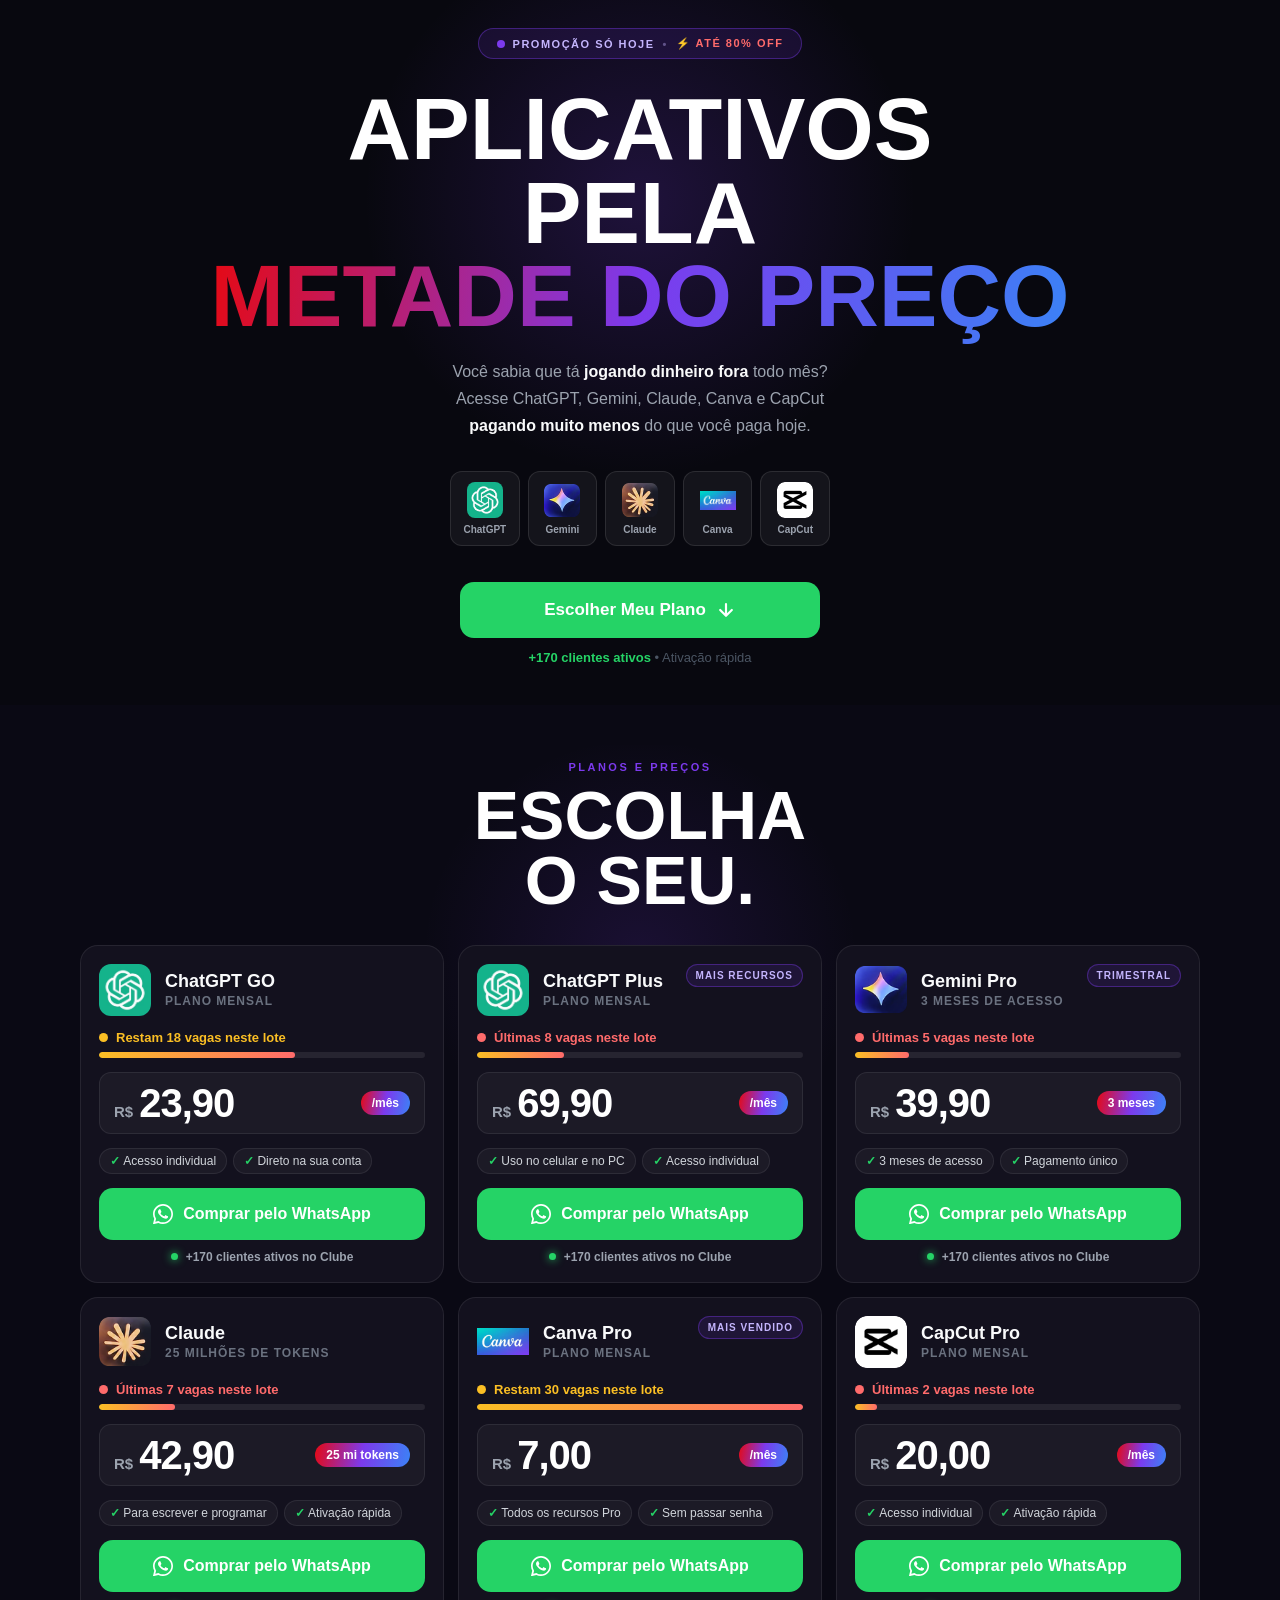
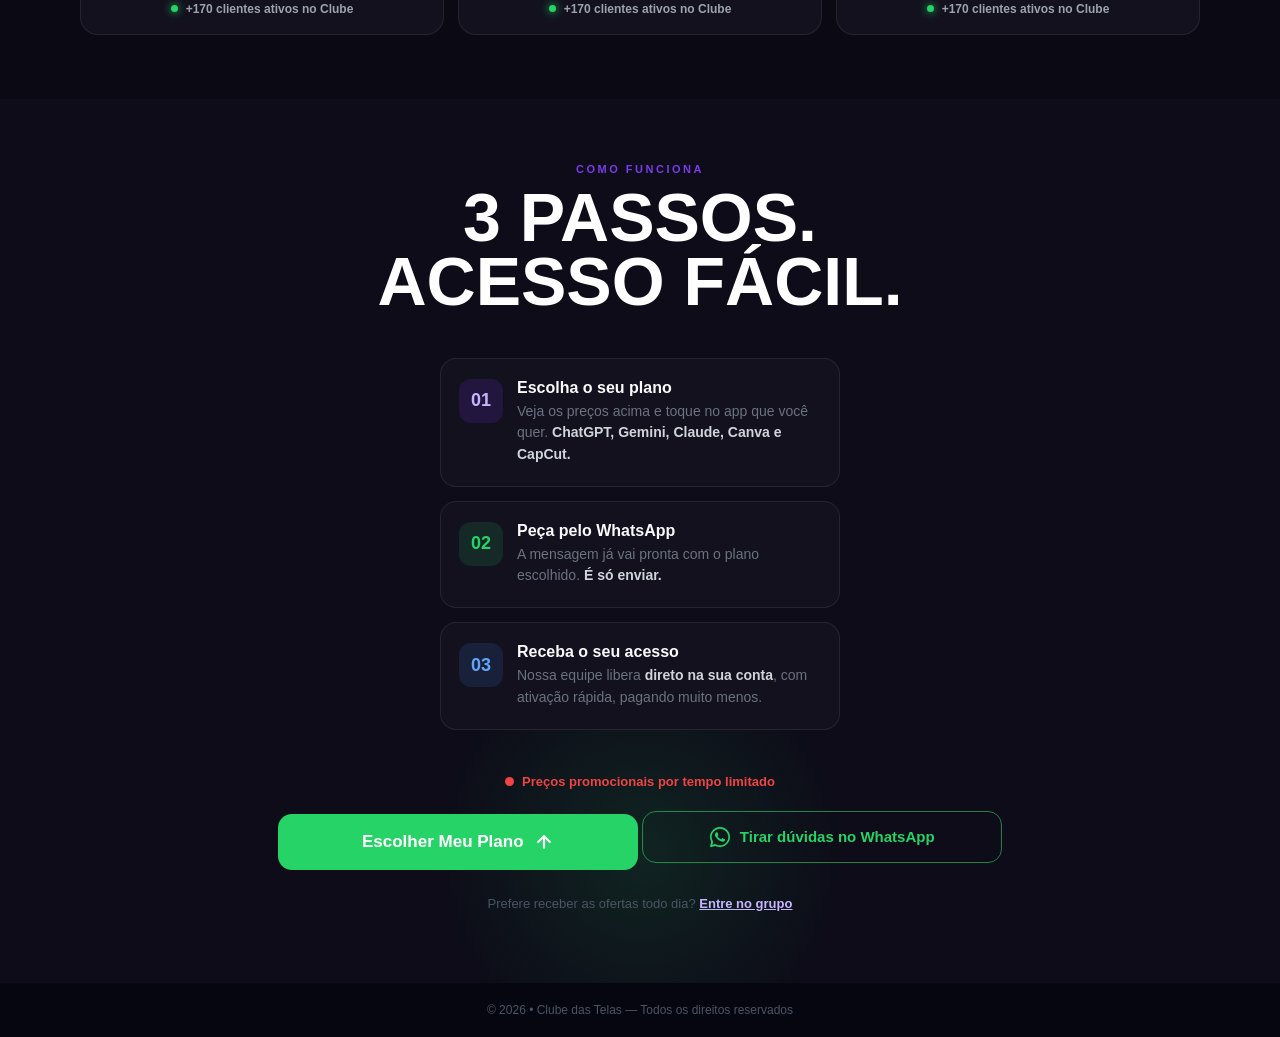
<file: index.html>
<!DOCTYPE html>
<html lang="pt-BR">
<head>
  <meta charset="UTF-8" />
  <meta name="viewport" content="width=device-width, initial-scale=1.0" />
  <meta name="description" content="Aplicativos pela metade do preço: ChatGPT, Gemini, Claude, Canva e CapCut, com ativação pelo WhatsApp." />
  <meta name="theme-color" content="#08080f" />
  <title>Clube das Telas</title>
  <!-- Meta Pixel Code -->
  <script>
  !function(f,b,e,v,n,t,s)
  {if(f.fbq)return;n=f.fbq=function(){n.callMethod?
  n.callMethod.apply(n,arguments):n.queue.push(arguments)};
  if(!f._fbq)f._fbq=n;n.push=n;n.loaded=!0;n.version='2.0';
  n.queue=[];t=b.createElement(e);t.async=!0;
  t.src=v;s=b.getElementsByTagName(e)[0];
  s.parentNode.insertBefore(t,s)}(window, document,'script',
  'https://connect.facebook.net/en_US/fbevents.js');
  fbq('init', '1316767100637412');
  fbq('track', 'PageView');
  </script>
  <noscript><img height="1" width="1" style="display:none"
  src="https://www.facebook.com/tr?id=1316767100637412&ev=PageView&noscript=1"
  /></noscript>
  <!-- End Meta Pixel Code -->
  <style>
    *, *::before, *::after { box-sizing: border-box; margin: 0; padding: 0; }
    html { scroll-behavior: smooth; }
    #planos { scroll-margin-top: 8px; }
    body {
      font-family: -apple-system, BlinkMacSystemFont, 'Segoe UI', sans-serif;
      background: #08080f;
      color: #f9fafb;
      overflow-x: hidden;
    }
    .hero {
      background: #08080f;
      padding: 28px 20px 40px;
      text-align: center;
      display: flex;
      flex-direction: column;
      align-items: center;
      position: relative;
      overflow: hidden;
    }
    .hero::before {
      content: '';
      position: absolute;
      top: -100px; left: 50%; transform: translateX(-50%);
      width: 600px; height: 600px;
      background: radial-gradient(circle, rgba(124,58,237,0.2) 0%, transparent 65%);
      pointer-events: none;
    }
    .hero > * { position: relative; z-index: 1; }
    .badge {
      display: inline-flex;
      align-items: center;
      gap: 8px;
      background: rgba(124,58,237,0.12);
      border: 1px solid rgba(124,58,237,0.4);
      color: #c4b5fd;
      font-size: 11px;
      font-weight: 700;
      letter-spacing: 1.5px;
      text-transform: uppercase;
      padding: 8px 18px;
      border-radius: 100px;
      margin-bottom: 28px;
    }
    .badge-dot {
      width: 8px; height: 8px;
      background: #7c3aed;
      border-radius: 50%;
      animation: pulse-dot 1.6s ease-in-out infinite;
      flex-shrink: 0;
    }
    .vagas-text {
      color: #ff6b6b;
      font-weight: 800;
      animation: vagas-pulse 1.3s ease-in-out infinite;
    }
    @keyframes pulse-dot {
      0%,100% { opacity:1; transform:scale(1); }
      50% { opacity:0.4; transform:scale(1.5); }
    }
    @keyframes vagas-pulse {
      0%,100% { opacity:1; }
      50% { opacity:0.55; }
    }
    @keyframes glow-btn {
      0%,100% { box-shadow: 0 0 28px rgba(37,211,102,0.4); }
      50%      { box-shadow: 0 0 52px rgba(37,211,102,0.7); }
    }
    @keyframes red-blink {
      0%,100% { opacity:1; }
      50%      { opacity:0.2; }
    }
    .hero-title {
      font-size: clamp(44px, 13vw, 88px);
      font-weight: 900;
      line-height: 0.95;
      color: #fff;
      margin-bottom: 20px;
      text-transform: uppercase;
    }
    .hero-title .grad {
      background: linear-gradient(100deg, #e50914, #7c3aed, #3b82f6);
      -webkit-background-clip: text;
      -webkit-text-fill-color: transparent;
      background-clip: text;
    }
    .hero-promise {
      font-size: 16px;
      color: #9ca3af;
      line-height: 1.7;
      max-width: 380px;
      margin-bottom: 32px;
    }
    .hero-promise strong { color: #f9fafb; font-weight: 700; }
    .logos-row {
      display: grid;
      grid-template-columns: repeat(5, 1fr);
      gap: 8px;
      margin-bottom: 36px;
      width: 100%;
      max-width: 380px;
    }
    .logo-pill {
      display: flex;
      flex-direction: column;
      align-items: center;
      gap: 6px;
      background: rgba(255,255,255,0.05);
      border: 1px solid rgba(255,255,255,0.1);
      border-radius: 12px;
      padding: 10px 6px;
      font-size: 10px;
      font-weight: 600;
      color: #9ca3af;
    }
    .logo-pill img {
      width: 36px;
      height: 36px;
      object-fit: contain;
      border-radius: 8px;
    }
    .cta-btn {
      display: inline-flex;
      align-items: center;
      justify-content: center;
      gap: 10px;
      background: #25d366;
      color: #fff;
      font-size: 17px;
      font-weight: 700;
      padding: 18px 36px;
      border-radius: 14px;
      text-decoration: none;
      width: 100%;
      max-width: 360px;
      margin-bottom: 12px;
      animation: glow-btn 2.5s ease-in-out infinite;
    }
    .cta-sub { font-size: 13px; color: #4b5563; }
    .ver-planos { margin-top: 18px; font-size: 14px; font-weight: 700; color: #c4b5fd; text-decoration: none; border-bottom: 1px solid rgba(196,181,253,0.4); padding-bottom: 2px; }
    .cta-sub span { color: #25d366; font-weight: 600; }
    .dobra2 {
      background: #0d0c18;
      padding: 64px 20px 72px;
      text-align: center;
      position: relative;
      overflow: hidden;
    }
    .dobra2::before {
      content: '';
      position: absolute;
      bottom: -60px; left: 50%; transform: translateX(-50%);
      width: 500px; height: 380px;
      background: radial-gradient(circle, rgba(37,211,102,0.12) 0%, transparent 65%);
      pointer-events: none;
    }
    .dobra2 > * { position: relative; z-index: 1; }
    .eyebrow {
      font-size: 11px;
      font-weight: 700;
      letter-spacing: 2.5px;
      text-transform: uppercase;
      color: #7c3aed;
      margin-bottom: 10px;
    }
    .d2-title {
      font-size: clamp(44px, 12vw, 68px);
      font-weight: 900;
      line-height: 0.95;
      color: #fff;
      margin-bottom: 44px;
      text-transform: uppercase;
    }
    .pilares {
      display: flex;
      flex-direction: column;
      gap: 14px;
      max-width: 400px;
      margin: 0 auto 44px;
    }
    .pilar {
      background: #13111e;
      border: 1px solid rgba(255,255,255,0.08);
      border-radius: 16px;
      padding: 20px 18px;
      display: flex;
      align-items: flex-start;
      gap: 14px;
      text-align: left;
    }
    .pilar-icon {
      width: 44px; height: 44px;
      border-radius: 12px;
      display: flex;
      align-items: center;
      justify-content: center;
      flex-shrink: 0;
      font-size: 22px;
    }
    .pilar-titulo { font-size: 16px; font-weight: 700; color: #f9fafb; margin-bottom: 4px; }
    .pilar-desc { font-size: 14px; color: #6b7280; line-height: 1.55; }
    .pilar-desc b { color: #d1d5db; font-weight: 700; }
    .urgencia {
      display: flex;
      align-items: center;
      justify-content: center;
      gap: 8px;
      font-size: 13px;
      color: #ef4444;
      font-weight: 700;
      margin-bottom: 22px;
    }
    .red-dot {
      width: 9px; height: 9px;
      background: #ef4444;
      border-radius: 50%;
      flex-shrink: 0;
      animation: red-blink 1.2s ease-in-out infinite;
    }
    footer {
      background: #060610;
      padding: 20px;
      text-align: center;
      font-size: 12px;
      color: #4b5563;
    }

    .cta-ghost {
      display: inline-flex; align-items: center; justify-content: center; gap: 10px;
      width: 100%; max-width: 360px; min-height: 52px; padding: 14px 20px;
      border: 1.5px solid rgba(37,211,102,0.6); border-radius: 14px;
      color: #25d366; font-size: 15px; font-weight: 700; text-decoration: none;
    }
    .cta-ghost svg { fill: #25d366; }
    .grupo-link { color: #c4b5fd; font-weight: 700; }
    .p-prova { display: flex; align-items: center; justify-content: center; gap: 8px; font-size: 12px; font-weight: 600; color: #9ca3af; margin-top: -4px; }
    .p-dot { width: 7px; height: 7px; border-radius: 50%; background: #25d366; box-shadow: 0 0 8px #25d366; flex-shrink: 0; }
    .p-estoque { display: flex; flex-direction: column; gap: 7px; }
    .p-estoque-txt { display: flex; align-items: center; gap: 8px; font-size: 13px; font-weight: 800; color: #fbbf24; }
    .p-estoque.baixo .p-estoque-txt { color: #ff6b6b; }
    .p-estoque .red-dot { background: currentColor; }
    .p-barra { height: 6px; border-radius: 6px; background: rgba(255,255,255,0.08); overflow: hidden; }
    .p-barra i { display: block; height: 100%; border-radius: 6px; background: linear-gradient(90deg, #fbbf24, #ff6b6b); }
    .produto.esgotado .p-price, .produto.esgotado .p-feats { opacity: 0.45; }
    .logos-row { grid-template-columns: repeat(5, 1fr) !important; }
    .mono-logo { display: grid; place-items: center; width: 36px; height: 36px; border-radius: 8px; background: #111; border: 1px solid rgba(255,255,255,0.25); color: #fff; font-weight: 900; font-size: 13px; letter-spacing: -0.5px; }
    .p-logo.mono-logo { width: 52px; height: 52px; border-radius: 12px; font-size: 18px; }
    .vitrine {
      background: #0a0914;
      padding: 56px 20px 64px;
      text-align: center;
      position: relative;
      overflow: hidden;
    }
    .vitrine::before {
      content: '';
      position: absolute;
      top: 40px; left: 50%; transform: translateX(-50%);
      width: 520px; height: 420px;
      background: radial-gradient(circle, rgba(124,58,237,0.14) 0%, transparent 65%);
      pointer-events: none;
    }
    .vitrine > * { position: relative; z-index: 1; }
    .vitrine .d2-title { margin-bottom: 32px; }
    .produtos {
      display: grid;
      grid-template-columns: 1fr;
      gap: 14px;
      max-width: 400px;
      margin: 0 auto;
      text-align: left;
    }
    .produto {
      background: #13111e;
      border: 1px solid rgba(255,255,255,0.08);
      border-radius: 18px;
      padding: 18px;
      display: flex;
      flex-direction: column;
      gap: 14px;
    }
    .p-top { display: flex; align-items: center; gap: 14px; }
    .p-logo { width: 52px; height: 52px; object-fit: contain; border-radius: 12px; flex-shrink: 0; }
    .p-info { flex: 1; min-width: 0; }
    .p-nome { font-size: 18px; font-weight: 800; color: #f9fafb; line-height: 1.15; }
    .p-plano { font-size: 12px; color: #6b7280; margin-top: 3px; text-transform: uppercase; letter-spacing: 1px; font-weight: 600; }
    .p-tag {
      font-size: 10px; font-weight: 700; letter-spacing: 1px; text-transform: uppercase;
      color: #c4b5fd; background: rgba(124,58,237,0.12); border: 1px solid rgba(124,58,237,0.4);
      padding: 5px 9px; border-radius: 100px; white-space: nowrap; align-self: flex-start;
    }
    .p-price {
      display: flex; align-items: baseline; gap: 6px; flex-wrap: wrap;
      background: rgba(255,255,255,0.04); border: 1px solid rgba(255,255,255,0.08);
      border-radius: 12px; padding: 10px 14px;
    }
    .p-rs { font-size: 15px; font-weight: 800; color: #9ca3af; }
    .p-val { font-size: 40px; font-weight: 900; color: #fff; line-height: 1; letter-spacing: -1px; font-variant-numeric: tabular-nums; }
    .p-unit {
      margin-left: auto; align-self: center; font-size: 12px; font-weight: 800; color: #fff;
      background: linear-gradient(100deg, #e50914, #7c3aed, #3b82f6); padding: 5px 11px; border-radius: 100px;
    }
    .p-ask { font-size: 22px; font-weight: 900; color: #fff; }
    .p-feats { list-style: none; display: flex; flex-wrap: wrap; gap: 6px; }
    .p-feats li {
      font-size: 12px; color: #d1d5db; background: rgba(255,255,255,0.04);
      border: 1px solid rgba(255,255,255,0.08); border-radius: 100px; padding: 5px 10px;
    }
    .p-feats li::before { content: '✓ '; color: #25d366; font-weight: 800; }
    .p-btn {
      display: flex; align-items: center; justify-content: center; gap: 10px;
      background: #25d366; color: #fff; font-size: 16px; font-weight: 700;
      min-height: 52px; padding: 14px 18px; border-radius: 14px; text-decoration: none;
    }
    .p-btn:active { transform: scale(0.98); }
    .cta-btn:focus-visible, .p-btn:focus-visible { outline: 2px solid #fff; outline-offset: 3px; }
    @media (min-width: 720px) {
      .produtos { grid-template-columns: repeat(2, 1fr); max-width: 820px; }
    }
    @media (min-width: 1080px) {
      .produtos { grid-template-columns: repeat(3, 1fr); max-width: 1120px; }
    }
    @media (prefers-reduced-motion: reduce) {
      .badge-dot, .vagas-text, .cta-btn, .red-dot { animation: none; }
    }
  </style>
</head>
<body>

  <section class="hero">
    <div class="badge">
      <span class="badge-dot"></span>
      Promoção só hoje
      <span style="opacity:0.4">•</span>
      <span class="vagas-text">⚡ ATÉ 80% OFF</span>
    </div>

    <h1 class="hero-title">
      APLICATIVOS<br>
      PELA<br>
      <span class="grad">METADE DO PREÇO</span>
    </h1>

    <p class="hero-promise">
      Você sabia que tá <strong>jogando dinheiro fora</strong> todo mês? Acesse ChatGPT, Gemini, Claude, Canva e CapCut <strong>pagando muito menos</strong> do que você paga hoje.
    </p>

    <div class="logos-row">
      <div class="logo-pill">
        <img src="[data-uri]" alt="ChatGPT">
        ChatGPT
      </div>
      <div class="logo-pill">
        <img src="[data-uri]" alt="Gemini">
        Gemini
      </div>
      <div class="logo-pill">
        <img src="[data-uri]" alt="Claude">
        Claude
      </div>
      <div class="logo-pill">
        <img src="[data-uri]" alt="Canva">
        Canva
      </div>
      <div class="logo-pill">
        <img src="[data-uri]" alt="CapCut">
        CapCut
      </div>
    </div>

    <a class="cta-btn" href="#planos">
      Escolher Meu Plano
      <svg width="20" height="20" viewBox="0 0 24 24" fill="none" stroke="white" stroke-width="2.6" stroke-linecap="round" stroke-linejoin="round" aria-hidden="true"><path d="M12 5v14M5 12l7 7 7-7"/></svg>
    </a>
    <p class="cta-sub"><span>+170 clientes ativos</span> • Ativação rápida</p>
  </section>

  <section class="vitrine" id="planos">
    <p class="eyebrow">Planos e preços</p>
    <h2 class="d2-title">ESCOLHA<br>O SEU.</h2>
    <div class="produtos">
      <div class="produto" data-id="gpt-go">
        <div class="p-top">
          <img class="p-logo" src="[data-uri]" alt="ChatGPT">
          <div class="p-info"><p class="p-nome">ChatGPT GO</p><p class="p-plano">Plano mensal</p></div>
          
        </div>
        <div class="p-estoque" hidden></div>
        <div class="p-price"><span class="p-rs">R$</span><span class="p-val">23,90</span><span class="p-unit">/mês</span></div>
        <ul class="p-feats"><li>Acesso individual</li><li>Direto na sua conta</li></ul>
        <a class="p-btn" href="https://wa.me/5533998616644?text=Quero%20ChatGPT%20GO" target="_blank" rel="noopener"><svg width="20" height="20" viewBox="0 0 24 24" fill="white" aria-hidden="true"><path d="M17.472 14.382c-.297-.149-1.758-.867-2.03-.967-.273-.099-.471-.148-.67.15-.197.297-.767.966-.94 1.164-.173.199-.347.223-.644.075-.297-.15-1.255-.463-2.39-1.475-.883-.788-1.48-1.761-1.653-2.059-.173-.297-.018-.458.13-.606.134-.133.298-.347.446-.52.149-.174.198-.298.298-.497.099-.198.05-.371-.025-.52-.075-.149-.669-1.612-.916-2.207-.242-.579-.487-.5-.669-.51-.173-.008-.371-.01-.57-.01-.198 0-.52.074-.792.372-.272.297-1.04 1.016-1.04 2.479 0 1.462 1.065 2.875 1.213 3.074.149.198 2.096 3.2 5.077 4.487.709.306 1.262.489 1.694.625.712.227 1.36.195 1.871.118.571-.085 1.758-.719 2.006-1.413.248-.694.248-1.289.173-1.413-.074-.124-.272-.198-.57-.347z"/><path d="M12 0C5.373 0 0 5.373 0 12c0 2.115.549 4.099 1.505 5.825L.057 23.569a.5.5 0 0 0 .611.611l5.744-1.448A11.94 11.94 0 0 0 12 24c6.627 0 12-5.373 12-12S18.627 0 12 0zm0 22a9.944 9.944 0 0 1-5.109-1.41l-.361-.214-3.761.949.964-3.662-.234-.377A9.944 9.944 0 0 1 2 12C2 6.477 6.477 2 12 2s10 4.477 10 10-4.477 10-10 10z"/></svg> Comprar pelo WhatsApp</a>
        <p class="p-prova"><span class="p-dot"></span>+170 clientes ativos no Clube</p>
      </div>
      <div class="produto" data-id="gpt-plus">
        <div class="p-top">
          <img class="p-logo" src="[data-uri]" alt="ChatGPT">
          <div class="p-info"><p class="p-nome">ChatGPT Plus</p><p class="p-plano">Plano mensal</p></div>
          <span class="p-tag">Mais recursos</span>
        </div>
        <div class="p-estoque" hidden></div>
        <div class="p-price"><span class="p-rs">R$</span><span class="p-val">69,90</span><span class="p-unit">/mês</span></div>
        <ul class="p-feats"><li>Uso no celular e no PC</li><li>Acesso individual</li></ul>
        <a class="p-btn" href="https://wa.me/5533998616644?text=Quero%20ChatGPT%20Plus" target="_blank" rel="noopener"><svg width="20" height="20" viewBox="0 0 24 24" fill="white" aria-hidden="true"><path d="M17.472 14.382c-.297-.149-1.758-.867-2.03-.967-.273-.099-.471-.148-.67.15-.197.297-.767.966-.94 1.164-.173.199-.347.223-.644.075-.297-.15-1.255-.463-2.39-1.475-.883-.788-1.48-1.761-1.653-2.059-.173-.297-.018-.458.13-.606.134-.133.298-.347.446-.52.149-.174.198-.298.298-.497.099-.198.05-.371-.025-.52-.075-.149-.669-1.612-.916-2.207-.242-.579-.487-.5-.669-.51-.173-.008-.371-.01-.57-.01-.198 0-.52.074-.792.372-.272.297-1.04 1.016-1.04 2.479 0 1.462 1.065 2.875 1.213 3.074.149.198 2.096 3.2 5.077 4.487.709.306 1.262.489 1.694.625.712.227 1.36.195 1.871.118.571-.085 1.758-.719 2.006-1.413.248-.694.248-1.289.173-1.413-.074-.124-.272-.198-.57-.347z"/><path d="M12 0C5.373 0 0 5.373 0 12c0 2.115.549 4.099 1.505 5.825L.057 23.569a.5.5 0 0 0 .611.611l5.744-1.448A11.94 11.94 0 0 0 12 24c6.627 0 12-5.373 12-12S18.627 0 12 0zm0 22a9.944 9.944 0 0 1-5.109-1.41l-.361-.214-3.761.949.964-3.662-.234-.377A9.944 9.944 0 0 1 2 12C2 6.477 6.477 2 12 2s10 4.477 10 10-4.477 10-10 10z"/></svg> Comprar pelo WhatsApp</a>
        <p class="p-prova"><span class="p-dot"></span>+170 clientes ativos no Clube</p>
      </div>
      <div class="produto" data-id="gemini">
        <div class="p-top">
          <img class="p-logo" src="[data-uri]" alt="Gemini">
          <div class="p-info"><p class="p-nome">Gemini Pro</p><p class="p-plano">3 meses de acesso</p></div>
          <span class="p-tag">Trimestral</span>
        </div>
        <div class="p-estoque" hidden></div>
        <div class="p-price"><span class="p-rs">R$</span><span class="p-val">39,90</span><span class="p-unit">3 meses</span></div>
        <ul class="p-feats"><li>3 meses de acesso</li><li>Pagamento único</li></ul>
        <a class="p-btn" href="https://wa.me/5533998616644?text=Quero%20Gemini%20Pro" target="_blank" rel="noopener"><svg width="20" height="20" viewBox="0 0 24 24" fill="white" aria-hidden="true"><path d="M17.472 14.382c-.297-.149-1.758-.867-2.03-.967-.273-.099-.471-.148-.67.15-.197.297-.767.966-.94 1.164-.173.199-.347.223-.644.075-.297-.15-1.255-.463-2.39-1.475-.883-.788-1.48-1.761-1.653-2.059-.173-.297-.018-.458.13-.606.134-.133.298-.347.446-.52.149-.174.198-.298.298-.497.099-.198.05-.371-.025-.52-.075-.149-.669-1.612-.916-2.207-.242-.579-.487-.5-.669-.51-.173-.008-.371-.01-.57-.01-.198 0-.52.074-.792.372-.272.297-1.04 1.016-1.04 2.479 0 1.462 1.065 2.875 1.213 3.074.149.198 2.096 3.2 5.077 4.487.709.306 1.262.489 1.694.625.712.227 1.36.195 1.871.118.571-.085 1.758-.719 2.006-1.413.248-.694.248-1.289.173-1.413-.074-.124-.272-.198-.57-.347z"/><path d="M12 0C5.373 0 0 5.373 0 12c0 2.115.549 4.099 1.505 5.825L.057 23.569a.5.5 0 0 0 .611.611l5.744-1.448A11.94 11.94 0 0 0 12 24c6.627 0 12-5.373 12-12S18.627 0 12 0zm0 22a9.944 9.944 0 0 1-5.109-1.41l-.361-.214-3.761.949.964-3.662-.234-.377A9.944 9.944 0 0 1 2 12C2 6.477 6.477 2 12 2s10 4.477 10 10-4.477 10-10 10z"/></svg> Comprar pelo WhatsApp</a>
        <p class="p-prova"><span class="p-dot"></span>+170 clientes ativos no Clube</p>
      </div>
      <div class="produto" data-id="claude">
        <div class="p-top">
          <img class="p-logo" src="[data-uri]" alt="Claude">
          <div class="p-info"><p class="p-nome">Claude</p><p class="p-plano">25 milhões de tokens</p></div>
          
        </div>
        <div class="p-estoque" hidden></div>
        <div class="p-price"><span class="p-rs">R$</span><span class="p-val">42,90</span><span class="p-unit">25 mi tokens</span></div>
        <ul class="p-feats"><li>Para escrever e programar</li><li>Ativação rápida</li></ul>
        <a class="p-btn" href="https://wa.me/5533998616644?text=Quero%20Claude" target="_blank" rel="noopener"><svg width="20" height="20" viewBox="0 0 24 24" fill="white" aria-hidden="true"><path d="M17.472 14.382c-.297-.149-1.758-.867-2.03-.967-.273-.099-.471-.148-.67.15-.197.297-.767.966-.94 1.164-.173.199-.347.223-.644.075-.297-.15-1.255-.463-2.39-1.475-.883-.788-1.48-1.761-1.653-2.059-.173-.297-.018-.458.13-.606.134-.133.298-.347.446-.52.149-.174.198-.298.298-.497.099-.198.05-.371-.025-.52-.075-.149-.669-1.612-.916-2.207-.242-.579-.487-.5-.669-.51-.173-.008-.371-.01-.57-.01-.198 0-.52.074-.792.372-.272.297-1.04 1.016-1.04 2.479 0 1.462 1.065 2.875 1.213 3.074.149.198 2.096 3.2 5.077 4.487.709.306 1.262.489 1.694.625.712.227 1.36.195 1.871.118.571-.085 1.758-.719 2.006-1.413.248-.694.248-1.289.173-1.413-.074-.124-.272-.198-.57-.347z"/><path d="M12 0C5.373 0 0 5.373 0 12c0 2.115.549 4.099 1.505 5.825L.057 23.569a.5.5 0 0 0 .611.611l5.744-1.448A11.94 11.94 0 0 0 12 24c6.627 0 12-5.373 12-12S18.627 0 12 0zm0 22a9.944 9.944 0 0 1-5.109-1.41l-.361-.214-3.761.949.964-3.662-.234-.377A9.944 9.944 0 0 1 2 12C2 6.477 6.477 2 12 2s10 4.477 10 10-4.477 10-10 10z"/></svg> Comprar pelo WhatsApp</a>
        <p class="p-prova"><span class="p-dot"></span>+170 clientes ativos no Clube</p>
      </div>
      <div class="produto" data-id="canva">
        <div class="p-top">
          <img class="p-logo" src="[data-uri]" alt="Canva">
          <div class="p-info"><p class="p-nome">Canva Pro</p><p class="p-plano">Plano mensal</p></div>
          <span class="p-tag">Mais vendido</span>
        </div>
        <div class="p-estoque" hidden></div>
        <div class="p-price"><span class="p-rs">R$</span><span class="p-val">7,00</span><span class="p-unit">/mês</span></div>
        <ul class="p-feats"><li>Todos os recursos Pro</li><li>Sem passar senha</li></ul>
        <a class="p-btn" href="https://wa.me/5533998616644?text=Quero%20Canva%20Pro" target="_blank" rel="noopener"><svg width="20" height="20" viewBox="0 0 24 24" fill="white" aria-hidden="true"><path d="M17.472 14.382c-.297-.149-1.758-.867-2.03-.967-.273-.099-.471-.148-.67.15-.197.297-.767.966-.94 1.164-.173.199-.347.223-.644.075-.297-.15-1.255-.463-2.39-1.475-.883-.788-1.48-1.761-1.653-2.059-.173-.297-.018-.458.13-.606.134-.133.298-.347.446-.52.149-.174.198-.298.298-.497.099-.198.05-.371-.025-.52-.075-.149-.669-1.612-.916-2.207-.242-.579-.487-.5-.669-.51-.173-.008-.371-.01-.57-.01-.198 0-.52.074-.792.372-.272.297-1.04 1.016-1.04 2.479 0 1.462 1.065 2.875 1.213 3.074.149.198 2.096 3.2 5.077 4.487.709.306 1.262.489 1.694.625.712.227 1.36.195 1.871.118.571-.085 1.758-.719 2.006-1.413.248-.694.248-1.289.173-1.413-.074-.124-.272-.198-.57-.347z"/><path d="M12 0C5.373 0 0 5.373 0 12c0 2.115.549 4.099 1.505 5.825L.057 23.569a.5.5 0 0 0 .611.611l5.744-1.448A11.94 11.94 0 0 0 12 24c6.627 0 12-5.373 12-12S18.627 0 12 0zm0 22a9.944 9.944 0 0 1-5.109-1.41l-.361-.214-3.761.949.964-3.662-.234-.377A9.944 9.944 0 0 1 2 12C2 6.477 6.477 2 12 2s10 4.477 10 10-4.477 10-10 10z"/></svg> Comprar pelo WhatsApp</a>
        <p class="p-prova"><span class="p-dot"></span>+170 clientes ativos no Clube</p>
      </div>
      <div class="produto" data-id="capcut">
        <div class="p-top">
          <img class="p-logo" src="[data-uri]" alt="CapCut">
          <div class="p-info"><p class="p-nome">CapCut Pro</p><p class="p-plano">Plano mensal</p></div>
          
        </div>
        <div class="p-estoque" hidden></div>
        <div class="p-price"><span class="p-rs">R$</span><span class="p-val">20,00</span><span class="p-unit">/mês</span></div>
        <ul class="p-feats"><li>Acesso individual</li><li>Ativação rápida</li></ul>
        <a class="p-btn" href="https://wa.me/5533998616644?text=Quero%20CapCut%20Pro" target="_blank" rel="noopener"><svg width="20" height="20" viewBox="0 0 24 24" fill="white" aria-hidden="true"><path d="M17.472 14.382c-.297-.149-1.758-.867-2.03-.967-.273-.099-.471-.148-.67.15-.197.297-.767.966-.94 1.164-.173.199-.347.223-.644.075-.297-.15-1.255-.463-2.39-1.475-.883-.788-1.48-1.761-1.653-2.059-.173-.297-.018-.458.13-.606.134-.133.298-.347.446-.52.149-.174.198-.298.298-.497.099-.198.05-.371-.025-.52-.075-.149-.669-1.612-.916-2.207-.242-.579-.487-.5-.669-.51-.173-.008-.371-.01-.57-.01-.198 0-.52.074-.792.372-.272.297-1.04 1.016-1.04 2.479 0 1.462 1.065 2.875 1.213 3.074.149.198 2.096 3.2 5.077 4.487.709.306 1.262.489 1.694.625.712.227 1.36.195 1.871.118.571-.085 1.758-.719 2.006-1.413.248-.694.248-1.289.173-1.413-.074-.124-.272-.198-.57-.347z"/><path d="M12 0C5.373 0 0 5.373 0 12c0 2.115.549 4.099 1.505 5.825L.057 23.569a.5.5 0 0 0 .611.611l5.744-1.448A11.94 11.94 0 0 0 12 24c6.627 0 12-5.373 12-12S18.627 0 12 0zm0 22a9.944 9.944 0 0 1-5.109-1.41l-.361-.214-3.761.949.964-3.662-.234-.377A9.944 9.944 0 0 1 2 12C2 6.477 6.477 2 12 2s10 4.477 10 10-4.477 10-10 10z"/></svg> Comprar pelo WhatsApp</a>
        <p class="p-prova"><span class="p-dot"></span>+170 clientes ativos no Clube</p>
      </div>
    </div>
  </section>

  <section class="dobra2">
    <p class="eyebrow">Como funciona</p>
    <h2 class="d2-title">3 PASSOS.<br>ACESSO FÁCIL.</h2>

    <div class="pilares">
      <div class="pilar">
        <div class="pilar-icon" style="background:rgba(124,58,237,0.15); font-size:18px; font-weight:800; color:#c4b5fd;">01</div>
        <div>
          <p class="pilar-titulo">Escolha o seu plano</p>
          <p class="pilar-desc">Veja os preços acima e toque no app que você quer. <b>ChatGPT, Gemini, Claude, Canva e CapCut.</b></p>
        </div>
      </div>
      <div class="pilar">
        <div class="pilar-icon" style="background:rgba(37,211,102,0.12); font-size:18px; font-weight:800; color:#25d366;">02</div>
        <div>
          <p class="pilar-titulo">Peça pelo WhatsApp</p>
          <p class="pilar-desc">A mensagem já vai pronta com o plano escolhido. <b>É só enviar.</b></p>
        </div>
      </div>
      <div class="pilar">
        <div class="pilar-icon" style="background:rgba(59,130,246,0.13); font-size:18px; font-weight:800; color:#60a5fa;">03</div>
        <div>
          <p class="pilar-titulo">Receba o seu acesso</p>
          <p class="pilar-desc">Nossa equipe libera <b>direto na sua conta</b>, com ativação rápida, pagando muito menos.</p>
        </div>
      </div>
    </div>

    <div class="urgencia">
      <span class="red-dot"></span> Preços promocionais por tempo limitado
    </div>

    <a class="cta-btn" href="#planos">
      Escolher Meu Plano
      <svg width="20" height="20" viewBox="0 0 24 24" fill="none" stroke="white" stroke-width="2.6" stroke-linecap="round" stroke-linejoin="round" aria-hidden="true"><path d="M12 19V5M5 12l7-7 7 7"/></svg>
    </a>
    <a class="cta-ghost" href="https://wa.me/5533998616644?text=Quero%20saber%20os%20planos" target="_blank" rel="noopener"><svg width="20" height="20" viewBox="0 0 24 24" fill="white" aria-hidden="true"><path d="M17.472 14.382c-.297-.149-1.758-.867-2.03-.967-.273-.099-.471-.148-.67.15-.197.297-.767.966-.94 1.164-.173.199-.347.223-.644.075-.297-.15-1.255-.463-2.39-1.475-.883-.788-1.48-1.761-1.653-2.059-.173-.297-.018-.458.13-.606.134-.133.298-.347.446-.52.149-.174.198-.298.298-.497.099-.198.05-.371-.025-.52-.075-.149-.669-1.612-.916-2.207-.242-.579-.487-.5-.669-.51-.173-.008-.371-.01-.57-.01-.198 0-.52.074-.792.372-.272.297-1.04 1.016-1.04 2.479 0 1.462 1.065 2.875 1.213 3.074.149.198 2.096 3.2 5.077 4.487.709.306 1.262.489 1.694.625.712.227 1.36.195 1.871.118.571-.085 1.758-.719 2.006-1.413.248-.694.248-1.289.173-1.413-.074-.124-.272-.198-.57-.347z"/><path d="M12 0C5.373 0 0 5.373 0 12c0 2.115.549 4.099 1.505 5.825L.057 23.569a.5.5 0 0 0 .611.611l5.744-1.448A11.94 11.94 0 0 0 12 24c6.627 0 12-5.373 12-12S18.627 0 12 0zm0 22a9.944 9.944 0 0 1-5.109-1.41l-.361-.214-3.761.949.964-3.662-.234-.377A9.944 9.944 0 0 1 2 12C2 6.477 6.477 2 12 2s10 4.477 10 10-4.477 10-10 10z"/></svg> Tirar dúvidas no WhatsApp</a>
    <p class="cta-sub" style="margin-top:14px;">Prefere receber as ofertas todo dia? <a class="grupo-link" href="https://chat.whatsapp.com/EtJQ9mV2MND2ROO86bs8WM" target="_blank" rel="noopener">Entre no grupo</a></p>
  </section>

  <footer>© 2026 • Clube das Telas — Todos os direitos reservados</footer>


  <script>
    // Vagas reais de cada produto neste lote. Atualize os números aqui.
    // Use 0 para "Lote esgotado". Apague a linha para não mostrar contador.
    const VAGAS = {
      'gpt-go': 18,
      'gpt-plus': 8,
      'gemini': 5,
      'claude': 7,
      'canva': 30,
      'capcut': 2
    };
    const MAX_BARRA = 30; // referência para a barrinha
    document.querySelectorAll('.produto').forEach(function (card) {
      const n = VAGAS[card.dataset.id];
      if (typeof n !== 'number') return;
      const box = card.querySelector('.p-estoque');
      const btn = card.querySelector('.p-btn');
      if (n <= 0) {
        card.classList.add('esgotado');
        box.innerHTML = '<p class="p-estoque-txt"><span class="red-dot"></span>Lote esgotado</p>';
        box.classList.add('baixo');
        btn.lastChild.textContent = ' Entrar na fila do próximo lote';
      } else {
        const txt = n <= 10 ? 'Últimas ' + n + (n === 1 ? ' vaga' : ' vagas') + ' neste lote' : 'Restam ' + n + ' vagas neste lote';
        if (n <= 10) box.classList.add('baixo');
        const pct = Math.max(6, Math.min(100, (n / MAX_BARRA) * 100));
        box.innerHTML = '<p class="p-estoque-txt"><span class="red-dot"></span>' + txt + '</p><div class="p-barra"><i style="width:' + pct + '%"></i></div>';
      }
      box.hidden = false;
    });

    // Evento de Lead no Meta Pixel a cada clique em "Comprar pelo WhatsApp"
    document.querySelectorAll('.p-btn').forEach(function (btn) {
      btn.addEventListener('click', function () {
        const card = btn.closest('.produto');
        const nome = card.querySelector('.p-nome').textContent.trim();
        const val = card.querySelector('.p-val');
        const valor = val ? parseFloat(val.textContent.replace('.', '').replace(',', '.')) : 0;
        if (typeof fbq === 'function') {
          fbq('track', 'Lead', { content_name: nome, content_category: 'Plano', value: valor, currency: 'BRL' });
        }
      });
    });
  </script>
</body>
</html>
</file>
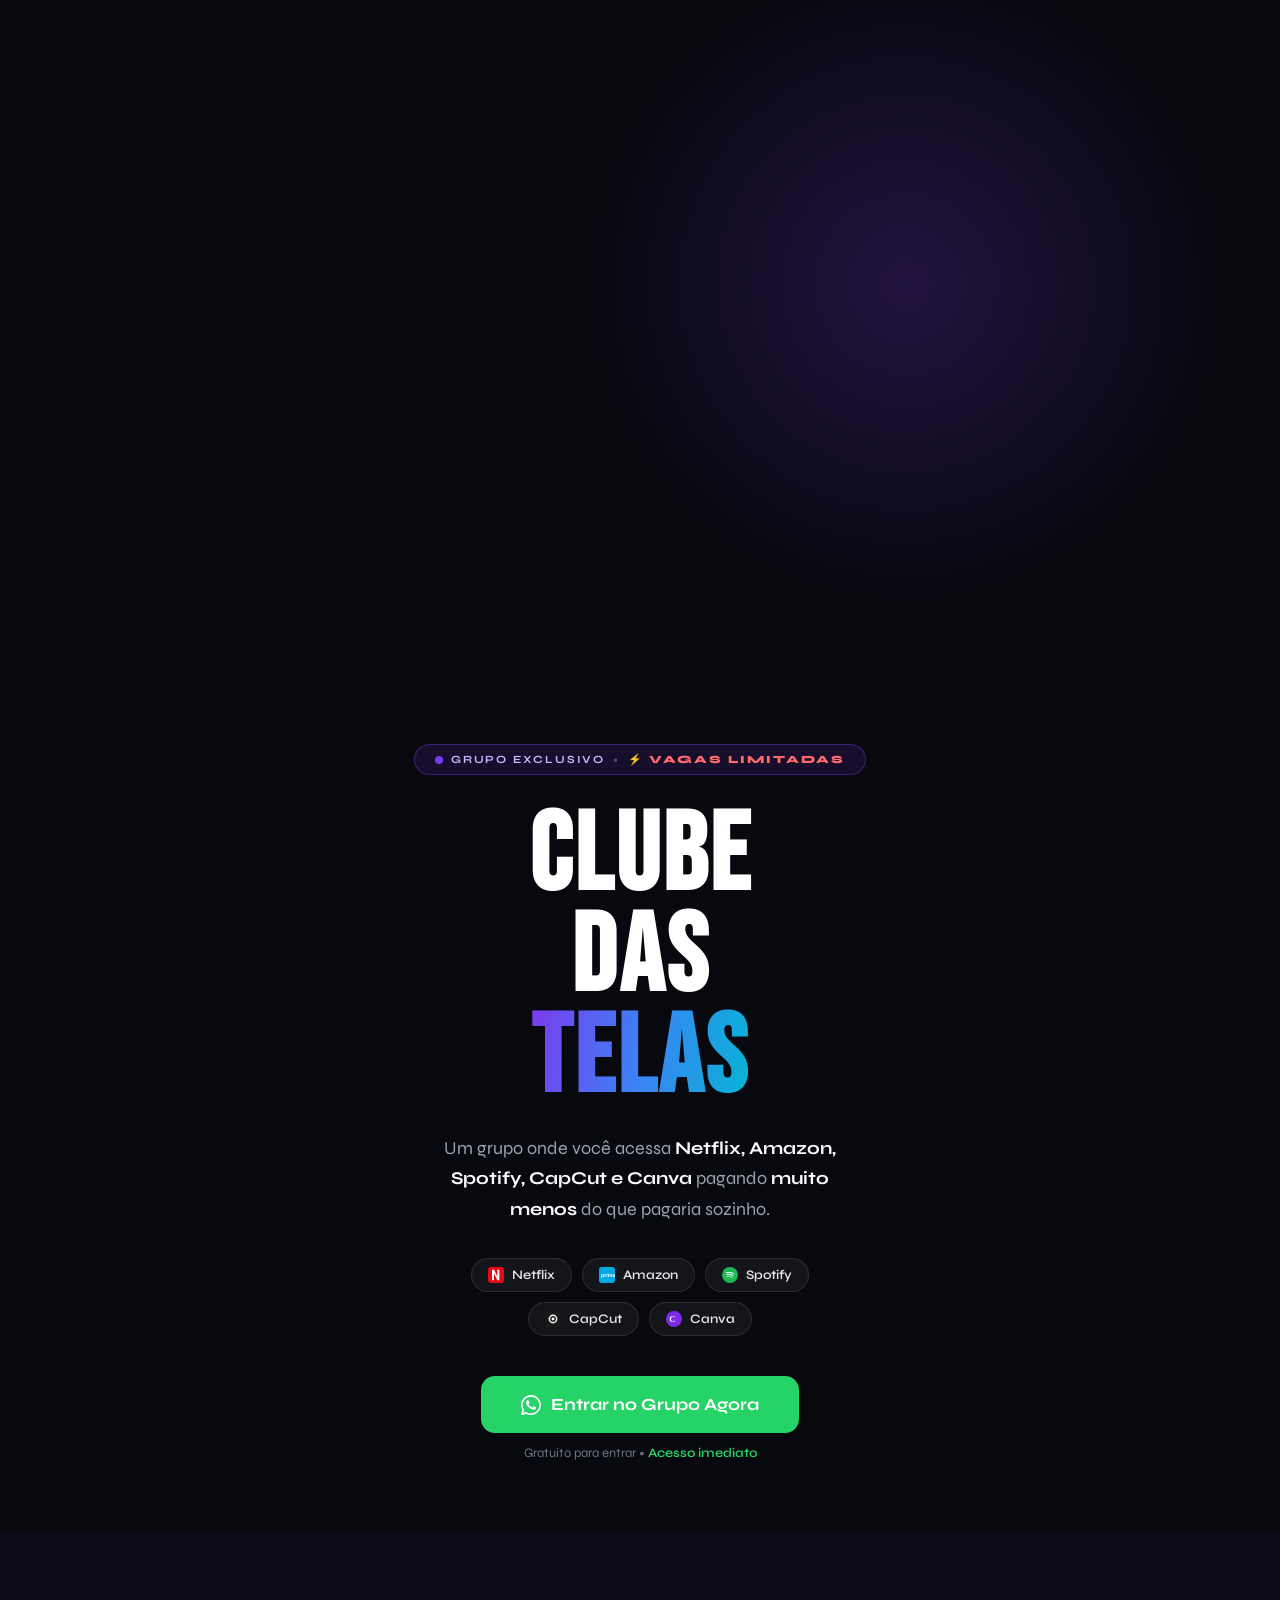
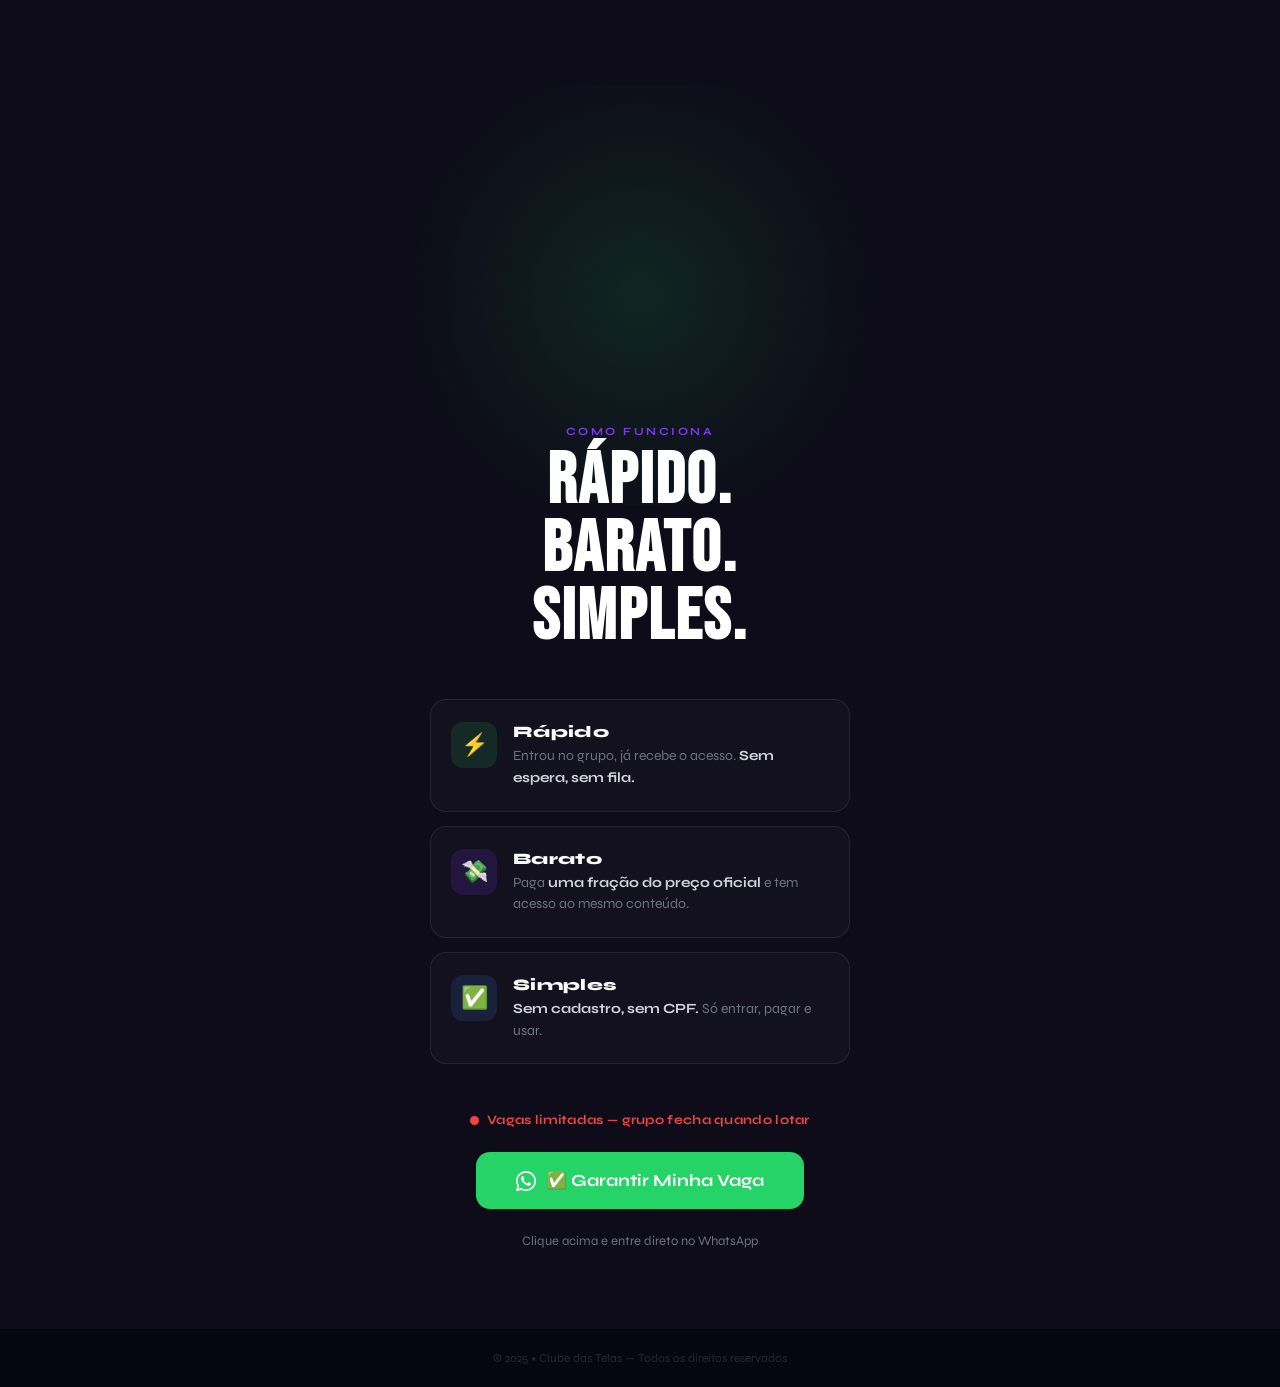
<file: index (1).html>
<!DOCTYPE html>
<html lang="pt-BR">
<head>
  <meta charset="UTF-8" />
  <meta name="viewport" content="width=device-width, initial-scale=1.0" />
  <title>Clube das Telas</title>
  <link rel="preconnect" href="https://fonts.googleapis.com" />
  <link rel="preconnect" href="https://fonts.gstatic.com" crossorigin />
  <link href="https://fonts.googleapis.com/css2?family=Bebas+Neue&family=Syne:wght@400;600;700;800&display=swap" rel="stylesheet" />
  <link rel="stylesheet" href="style.css" />
</head>
<body>

  <!-- ===== DOBRA 1 – HERO ===== -->
  <section class="hero">
    <div class="glow-top"></div>
    <div class="noise"></div>

    <div class="badge">
      <span class="badge-dot"></span>
      Grupo Exclusivo
      <span class="divider-dot">•</span>
      <span class="vagas-text">⚡ VAGAS LIMITADAS</span>
    </div>

    <h1 class="hero-title">
      CLUBE<br>
      DAS<br>
      <span class="grad">TELAS</span>
    </h1>

    <p class="hero-promise">
      Um grupo onde você acessa <strong>Netflix, Amazon, Spotify, CapCut e Canva</strong> pagando <strong>muito menos</strong> do que pagaria sozinho.
    </p>

    <div class="logos-row">
      <!-- Netflix -->
      <div class="logo-pill">
        <svg width="16" height="16" viewBox="0 0 24 24"><rect width="24" height="24" rx="4" fill="#E50914"/><path d="M6 4h3.2l4.8 10.5V4H17v16h-3.1L9 9.6V20H6V4z" fill="white"/></svg>
        Netflix
      </div>
      <!-- Amazon -->
      <div class="logo-pill">
        <svg width="16" height="16" viewBox="0 0 24 24"><rect width="24" height="24" rx="4" fill="#00A8E0"/><text x="3" y="15" font-size="8" font-weight="800" fill="white" font-family="Arial">prime</text></svg>
        Amazon
      </div>
      <!-- Spotify -->
      <div class="logo-pill">
        <svg width="16" height="16" viewBox="0 0 24 24"><rect width="24" height="24" rx="12" fill="#1DB954"/><path d="M17 10.5c-2.9-1.7-7.6-1.9-10.4-1c-.4.1-.8-.1-.9-.6-.1-.4.1-.8.6-.9C9.4 7 14.6 7.2 18 9.2c.4.2.5.7.3 1.1-.2.4-.7.4-1.1.2zm-.2 2.7c-.2.3-.6.4-.9.2c-2.4-1.5-6-1.9-8.8-1c-.4.1-.7-.1-.8-.5-.1-.4.1-.7.5-.8c3.2-1 7.2-.5 9.9 1.2c.3.2.4.6.2.9zm-1 2.6c-.1.3-.5.4-.8.2c-2.1-1.3-4.8-1.6-7.9-.9c-.3.1-.6-.1-.6-.4-.1-.3.1-.6.4-.6c3.4-.8 6.3-.4 8.7 1c.3.2.4.5.2.8z" fill="white"/></svg>
        Spotify
      </div>
      <!-- CapCut -->
      <div class="logo-pill">
        <svg width="16" height="16" viewBox="0 0 24 24"><rect width="24" height="24" rx="6" fill="#1a1a1a"/><circle cx="12" cy="12" r="5.5" fill="none" stroke="white" stroke-width="2.2"/><circle cx="12" cy="12" r="2.2" fill="white"/></svg>
        CapCut
      </div>
      <!-- Canva -->
      <div class="logo-pill">
        <svg width="16" height="16" viewBox="0 0 24 24"><rect width="24" height="24" rx="12" fill="#7D2AE8"/><text x="5" y="17" font-size="13" font-weight="900" fill="white" font-family="Georgia,serif">C</text></svg>
        Canva
      </div>
    </div>

    <a class="cta-btn" href="https://chat.whatsapp.com/EGvaoP5EM8u5AKZgZIct4K" target="_blank" rel="noopener">
      <svg width="20" height="20" viewBox="0 0 24 24" fill="white"><path d="M17.472 14.382c-.297-.149-1.758-.867-2.03-.967-.273-.099-.471-.148-.67.15-.197.297-.767.966-.94 1.164-.173.199-.347.223-.644.075-.297-.15-1.255-.463-2.39-1.475-.883-.788-1.48-1.761-1.653-2.059-.173-.297-.018-.458.13-.606.134-.133.298-.347.446-.52.149-.174.198-.298.298-.497.099-.198.05-.371-.025-.52-.075-.149-.669-1.612-.916-2.207-.242-.579-.487-.5-.669-.51-.173-.008-.371-.01-.57-.01-.198 0-.52.074-.792.372-.272.297-1.04 1.016-1.04 2.479 0 1.462 1.065 2.875 1.213 3.074.149.198 2.096 3.2 5.077 4.487.709.306 1.262.489 1.694.625.712.227 1.36.195 1.871.118.571-.085 1.758-.719 2.006-1.413.248-.694.248-1.289.173-1.413-.074-.124-.272-.198-.57-.347z"/><path d="M12 0C5.373 0 0 5.373 0 12c0 2.115.549 4.099 1.505 5.825L.057 23.569a.5.5 0 0 0 .611.611l5.744-1.448A11.94 11.94 0 0 0 12 24c6.627 0 12-5.373 12-12S18.627 0 12 0zm0 22a9.944 9.944 0 0 1-5.109-1.41l-.361-.214-3.761.949.964-3.662-.234-.377A9.944 9.944 0 0 1 2 12C2 6.477 6.477 2 12 2s10 4.477 10 10-4.477 10-10 10z"/></svg>
      Entrar no Grupo Agora
    </a>
    <p class="cta-sub">Gratuito para entrar • <span>Acesso imediato</span></p>
  </section>

  <!-- ===== DOBRA 2 – RÁPIDO BARATO SIMPLES ===== -->
  <section class="dobra2">
    <div class="glow-bottom"></div>

    <p class="eyebrow">Como funciona</p>
    <h2 class="d2-title">RÁPIDO.<br>BARATO.<br>SIMPLES.</h2>

    <div class="pilares">
      <div class="pilar">
        <div class="pilar-icon" style="background: rgba(37,211,102,0.12);">⚡</div>
        <div class="pilar-body">
          <p class="pilar-titulo">Rápido</p>
          <p class="pilar-desc">Entrou no grupo, já recebe o acesso. <b>Sem espera, sem fila.</b></p>
        </div>
      </div>
      <div class="pilar">
        <div class="pilar-icon" style="background: rgba(124,58,237,0.15);">💸</div>
        <div class="pilar-body">
          <p class="pilar-titulo">Barato</p>
          <p class="pilar-desc">Paga <b>uma fração do preço oficial</b> e tem acesso ao mesmo conteúdo.</p>
        </div>
      </div>
      <div class="pilar">
        <div class="pilar-icon" style="background: rgba(59,130,246,0.13);">✅</div>
        <div class="pilar-body">
          <p class="pilar-titulo">Simples</p>
          <p class="pilar-desc"><b>Sem cadastro, sem CPF.</b> Só entrar, pagar e usar.</p>
        </div>
      </div>
    </div>

    <div class="urgencia">
      <span class="red-dot"></span> Vagas limitadas — grupo fecha quando lotar
    </div>

    <a class="cta-btn" href="https://chat.whatsapp.com/EGvaoP5EM8u5AKZgZIct4K" target="_blank" rel="noopener">
      <svg width="20" height="20" viewBox="0 0 24 24" fill="white"><path d="M17.472 14.382c-.297-.149-1.758-.867-2.03-.967-.273-.099-.471-.148-.67.15-.197.297-.767.966-.94 1.164-.173.199-.347.223-.644.075-.297-.15-1.255-.463-2.39-1.475-.883-.788-1.48-1.761-1.653-2.059-.173-.297-.018-.458.13-.606.134-.133.298-.347.446-.52.149-.174.198-.298.298-.497.099-.198.05-.371-.025-.52-.075-.149-.669-1.612-.916-2.207-.242-.579-.487-.5-.669-.51-.173-.008-.371-.01-.57-.01-.198 0-.52.074-.792.372-.272.297-1.04 1.016-1.04 2.479 0 1.462 1.065 2.875 1.213 3.074.149.198 2.096 3.2 5.077 4.487.709.306 1.262.489 1.694.625.712.227 1.36.195 1.871.118.571-.085 1.758-.719 2.006-1.413.248-.694.248-1.289.173-1.413-.074-.124-.272-.198-.57-.347z"/><path d="M12 0C5.373 0 0 5.373 0 12c0 2.115.549 4.099 1.505 5.825L.057 23.569a.5.5 0 0 0 .611.611l5.744-1.448A11.94 11.94 0 0 0 12 24c6.627 0 12-5.373 12-12S18.627 0 12 0zm0 22a9.944 9.944 0 0 1-5.109-1.41l-.361-.214-3.761.949.964-3.662-.234-.377A9.944 9.944 0 0 1 2 12C2 6.477 6.477 2 12 2s10 4.477 10 10-4.477 10-10 10z"/></svg>
      ✅ Garantir Minha Vaga
    </a>
    <p class="cta-sub" style="margin-top: 12px;">Clique acima e entre direto no WhatsApp</p>
  </section>

  <footer>
    <p>© 2025 • Clube das Telas — Todos os direitos reservados</p>
  </footer>

  <script src="script.js"></script>
</body>
</html>
</file>
<file: style.css>
/* ===========================
   CLUBE DAS TELAS — style.css
   =========================== */

@import url('https://fonts.googleapis.com/css2?family=Bebas+Neue&family=Syne:wght@400;600;700;800&display=swap');

:root {
  --bg-main: #08080f;
  --bg-alt: #0d0c18;
  --purple: #7c3aed;
  --purple-light: #c4b5fd;
  --green: #25d366;
  --red: #ef4444;
  --blue: #3b82f6;
  --cyan: #06b6d4;
  --text: #f9fafb;
  --muted: #6b7280;
  --card-bg: #13111e;
  --card-border: rgba(255,255,255,0.08);
}

*, *::before, *::after { box-sizing: border-box; margin: 0; padding: 0; }

html { scroll-behavior: smooth; }

body {
  font-family: 'Syne', sans-serif;
  background: var(--bg-main);
  color: var(--text);
  overflow-x: hidden;
}

/* ===== NOISE OVERLAY ===== */
.noise {
  position: absolute; inset: 0;
  background-image: url("data:image/svg+xml,%3Csvg viewBox='0 0 256 256' xmlns='http://www.w3.org/2000/svg'%3E%3Cfilter id='noise'%3E%3CfeTurbulence type='fractalNoise' baseFrequency='0.9' numOctaves='4' stitchTiles='stitch'/%3E%3C/filter%3E%3Crect width='100%25' height='100%25' filter='url(%23noise)' opacity='0.04'/%3E%3C/svg%3E");
  pointer-events: none; z-index: 0; opacity: 0.4;
}

/* ===== HERO ===== */
.hero {
  background: var(--bg-main);
  padding: 64px 24px 72px;
  text-align: center;
  position: relative;
  overflow: hidden;
  display: flex;
  flex-direction: column;
  align-items: center;
}

.glow-top {
  position: absolute; top: -120px; left: 50%; transform: translateX(-50%);
  width: 700px; height: 680px;
  background: radial-gradient(circle, rgba(124,58,237,0.22) 0%, transparent 65%);
  pointer-events: none; z-index: 0;
}

.hero > * { position: relative; z-index: 1; }

/* ===== BADGE ===== */
.badge {
  display: inline-flex;
  align-items: center;
  gap: 8px;
  background: rgba(124,58,237,0.12);
  border: 1px solid rgba(124,58,237,0.4);
  color: var(--purple-light);
  font-size: 11px;
  font-weight: 700;
  letter-spacing: 1.8px;
  text-transform: uppercase;
  padding: 8px 20px;
  border-radius: 100px;
  margin-bottom: 32px;
}

.badge-dot {
  width: 8px; height: 8px;
  background: var(--purple);
  border-radius: 50%;
  animation: pulse-dot 1.6s ease-in-out infinite;
  flex-shrink: 0;
}

.divider-dot { opacity: 0.4; }

.vagas-text {
  color: #ff6b6b;
  font-weight: 800;
  letter-spacing: 2px;
  animation: vagas-pulse 1.4s ease-in-out infinite;
}

/* ===== ANIMATIONS ===== */
@keyframes pulse-dot {
  0%, 100% { opacity: 1; transform: scale(1); box-shadow: 0 0 0 0 rgba(124,58,237,0.5); }
  50% { opacity: 0.6; transform: scale(1.4); box-shadow: 0 0 0 6px rgba(124,58,237,0); }
}

@keyframes vagas-pulse {
  0%, 100% { opacity: 1; transform: scale(1); }
  50% { opacity: 0.65; transform: scale(1.05); }
}

@keyframes fadeUp {
  from { opacity: 0; transform: translateY(20px); }
  to   { opacity: 1; transform: translateY(0); }
}

@keyframes glow-btn {
  0%, 100% { box-shadow: 0 0 32px rgba(37,211,102,0.38); }
  50%       { box-shadow: 0 0 56px rgba(37,211,102,0.62); }
}

@keyframes red-blink {
  0%, 100% { opacity: 1; }
  50%       { opacity: 0.25; }
}

/* ===== HERO TITLE ===== */
.hero-title {
  font-family: 'Bebas Neue', sans-serif;
  font-size: clamp(64px, 18vw, 110px);
  line-height: 0.92;
  letter-spacing: 3px;
  color: #fff;
  margin-bottom: 22px;
}

.hero-title .grad {
  background: linear-gradient(100deg, var(--purple) 0%, var(--blue) 50%, var(--cyan) 100%);
  -webkit-background-clip: text;
  -webkit-text-fill-color: transparent;
  background-clip: text;
}

/* ===== HERO PROMISE ===== */
.hero-promise {
  font-size: clamp(15px, 4vw, 18px);
  color: #9ca3af;
  line-height: 1.7;
  max-width: 420px;
  margin-bottom: 34px;
  font-weight: 400;
}

.hero-promise strong {
  color: var(--text);
  font-weight: 700;
}

/* ===== LOGOS ROW ===== */
.logos-row {
  display: flex;
  flex-wrap: wrap;
  justify-content: center;
  gap: 10px;
  margin-bottom: 40px;
  max-width: 420px;
}

.logo-pill {
  display: flex;
  align-items: center;
  gap: 8px;
  background: rgba(255,255,255,0.05);
  border: 1px solid rgba(255,255,255,0.1);
  border-radius: 100px;
  padding: 8px 16px;
  font-size: 13px;
  font-weight: 600;
  color: #e5e7eb;
  transition: background 0.2s, border-color 0.2s, transform 0.15s;
  cursor: default;
}

.logo-pill:hover {
  background: rgba(255,255,255,0.1);
  border-color: rgba(255,255,255,0.25);
  transform: translateY(-2px);
}

/* ===== CTA BUTTON ===== */
.cta-btn {
  display: inline-flex;
  align-items: center;
  justify-content: center;
  gap: 10px;
  background: var(--green);
  color: #fff;
  font-family: 'Syne', sans-serif;
  font-size: 17px;
  font-weight: 700;
  padding: 18px 40px;
  border-radius: 14px;
  text-decoration: none;
  border: none;
  cursor: pointer;
  width: 100%;
  max-width: 380px;
  margin-bottom: 12px;
  animation: glow-btn 2.5s ease-in-out infinite;
  transition: transform 0.15s;
}

.cta-btn:hover {
  transform: scale(1.03);
}

.cta-sub {
  font-size: 13px;
  color: var(--muted);
}

.cta-sub span {
  color: var(--green);
  font-weight: 600;
}

/* ===== DOBRA 2 ===== */
.dobra2 {
  background: var(--bg-alt);
  padding: 72px 24px 80px;
  text-align: center;
  position: relative;
  overflow: hidden;
}

.glow-bottom {
  position: absolute; bottom: -80px; left: 50%; transform: translateX(-50%);
  width: 600px; height: 420px;
  background: radial-gradient(circle, rgba(37,211,102,0.13) 0%, transparent 65%);
  pointer-events: none;
}

.dobra2 > * { position: relative; z-index: 1; }

.eyebrow {
  font-size: 11px;
  font-weight: 700;
  letter-spacing: 2.5px;
  text-transform: uppercase;
  color: var(--purple);
  margin-bottom: 10px;
}

.d2-title {
  font-family: 'Bebas Neue', sans-serif;
  font-size: clamp(44px, 11vw, 72px);
  line-height: 0.94;
  color: #fff;
  margin-bottom: 48px;
  letter-spacing: 2px;
}

/* ===== PILARES ===== */
.pilares {
  display: flex;
  flex-direction: column;
  gap: 14px;
  max-width: 420px;
  margin: 0 auto 48px;
}

.pilar {
  background: var(--card-bg);
  border: 1px solid var(--card-border);
  border-radius: 16px;
  padding: 22px 20px;
  display: flex;
  align-items: flex-start;
  gap: 16px;
  text-align: left;
  transition: border-color 0.25s, transform 0.18s;
}

.pilar:hover {
  border-color: rgba(124,58,237,0.48);
  transform: translateX(4px);
}

.pilar-icon {
  width: 46px; height: 46px;
  border-radius: 12px;
  display: flex;
  align-items: center;
  justify-content: center;
  flex-shrink: 0;
  font-size: 22px;
}

.pilar-titulo {
  font-size: 16px;
  font-weight: 800;
  color: var(--text);
  margin-bottom: 4px;
  letter-spacing: 0.3px;
}

.pilar-desc {
  font-size: 14px;
  color: var(--muted);
  line-height: 1.55;
  font-weight: 400;
}

.pilar-desc b {
  color: #d1d5db;
  font-weight: 700;
}

/* ===== URGÊNCIA ===== */
.urgencia {
  display: flex;
  align-items: center;
  justify-content: center;
  gap: 8px;
  font-size: 13px;
  color: var(--red);
  font-weight: 700;
  margin-bottom: 24px;
  letter-spacing: 0.3px;
}

.red-dot {
  width: 9px; height: 9px;
  background: var(--red);
  border-radius: 50%;
  flex-shrink: 0;
  animation: red-blink 1.2s ease-in-out infinite;
}

/* ===== FOOTER ===== */
footer {
  background: #060610;
  padding: 22px 24px;
  text-align: center;
  font-size: 12px;
  color: #1f2937;
  font-weight: 400;
}

/* ===== RESPONSIVE ===== */
@media (min-width: 480px) {
  .hero-title { font-size: clamp(72px, 16vw, 110px); }
  .cta-btn { width: auto; }
}
</file>
